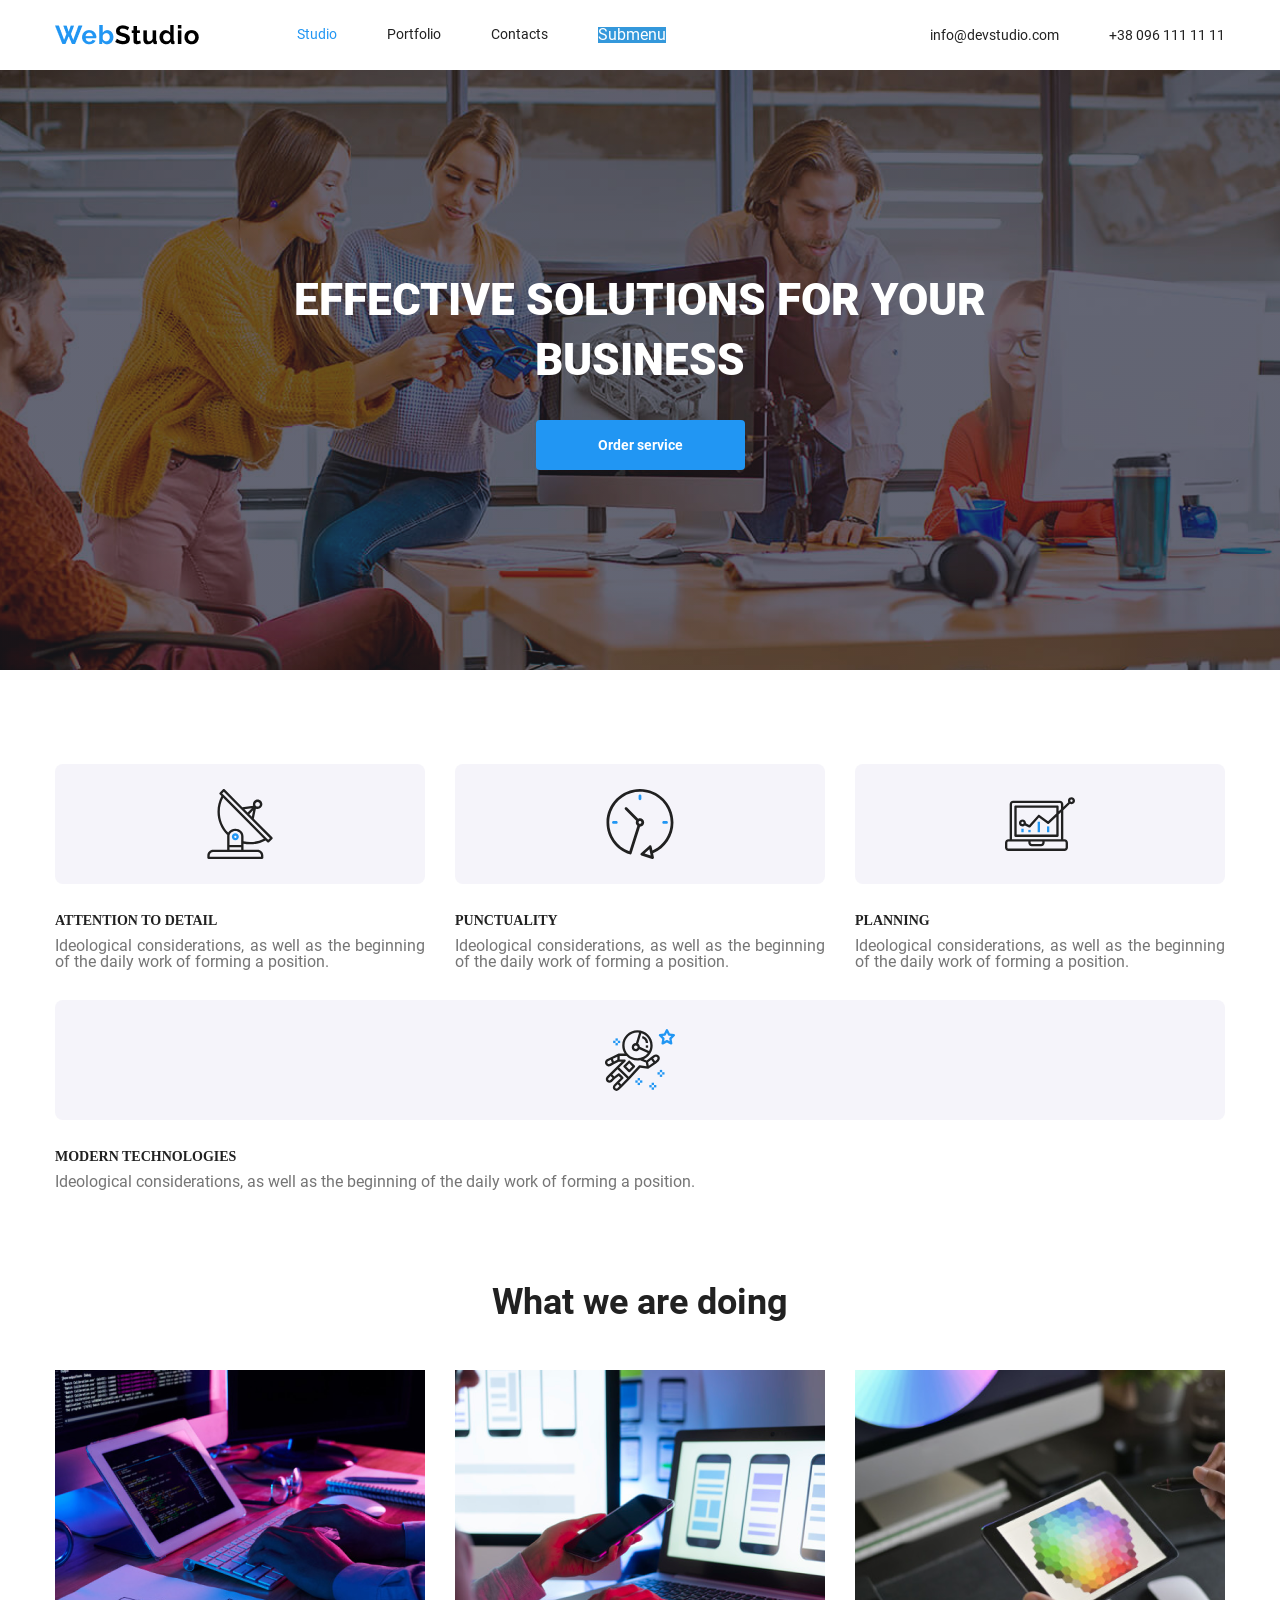
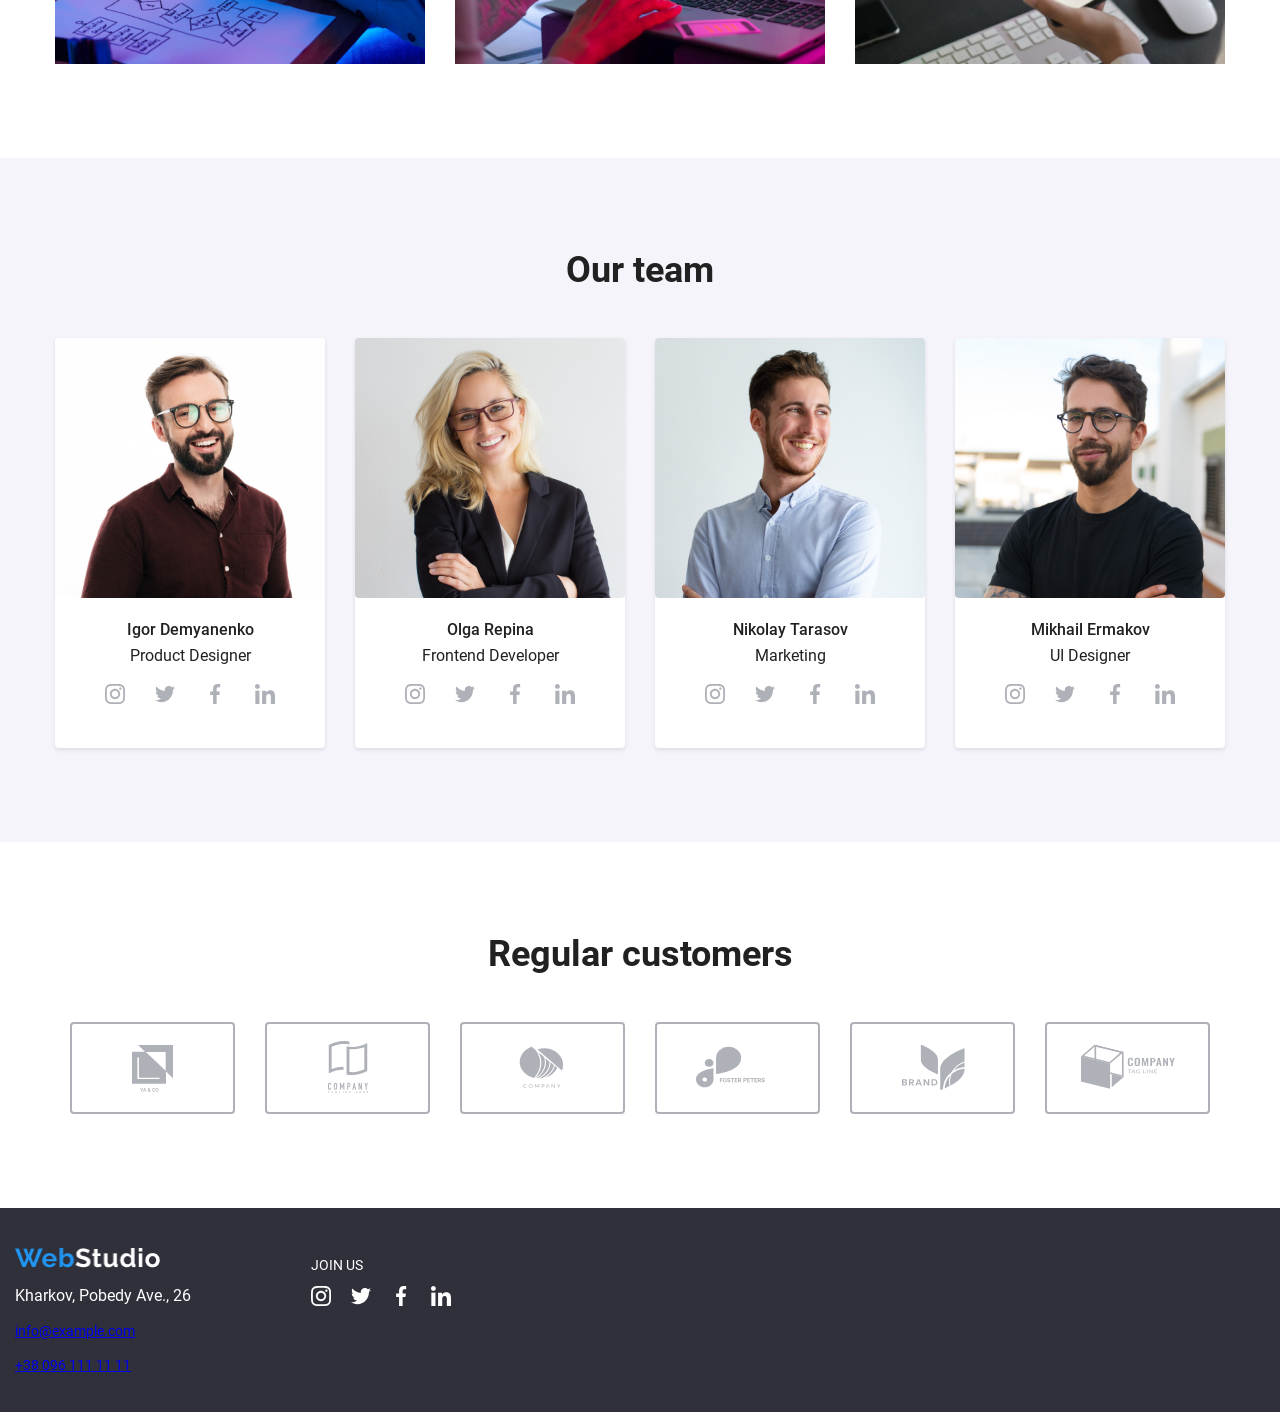
<file: index.html>
<!DOCTYPE html>
<html lang="en">

<head>
    <meta charset="UTF-8">
    <meta name="viewport" content="width=device-width, initial-scale=1.0">
    <link rel="stylesheet" href="css/reset.css">
    <link rel="stylesheet" href="css/styles.css">
    <title>Web Studio site</title>
</head>

<body>
    <header class="header">
        <div class="container header-container">
            <!-- LOGO -->
            <a class="header-logo" href="#">
                <img src="img/logo-header.png" alt="Web Studio" width="144" height="20">
            </a>
            <!-- MENU -->
            <ul class="header-list">
                <li>
                    <a class="active" href="#">Studio</a>
                </li>
                <li>
                    <a href="portfolio.html">Portfolio</a>
                </li>
                <li>
                    <a href="#">Contacts</a>
                </li>
                <li class="menu-item">
                    <a href="#">Submenu</a>
                    <ul class="submenu">
                        <li><a href="#">Submenu item 1</a></li>
                        <li><a href="#">Submenu item 2</a></li>
                        <li><a href="#">Submenu item 3</a></li>
                        <li class="submenu-item-4">
                            <a href="#">Hover</a>
                            <ul class="submenu-left">
                                <li><a href="#">Item</a></li>
                            </ul>
                        </li>
                    </ul>
                </li>
            </ul>
            <!-- CONTACTS -->
            <div class="header-contacts">
                <a href="mailto:info@devstudio.com">info@devstudio.com</a>
                <a href="tel:+380961111111">+38 096 111 11 11</a>
            </div>
            <!--Burger-->
            <div class="header-burger">
                <span></span>
            </div>
        </div>
    </header>

    <main>
        <!-- HERO -->
        <section class="hero">
            <div class="container hero-container">
                <h1 class="hero-title">Effective solutions for your business</h1>
                <a class="hero-btn btn" href="#">Order service</a>
            </div>
        </section>

        <!-- ABOUT -->
        <section class="about">
            <div class="container">
                <div class="about-cards">
                    <div class="about-card">
                        <h2 class="about-card-title">Attention to detail</h2>
                        <p class="about-card-desc">Ideological considerations, as well as the beginning of the daily
                            work of forming
                            a position.</p>
                    </div>
                    <div class="about-card">
                        <h2 class="about-card-title">Punctuality</h2>
                        <p class="about-card-desc">Ideological considerations, as well as the beginning of the daily
                            work of forming
                            a position.</p>
                    </div>
                    <div class="about-card">
                        <h2 class="about-card-title">Planning</h2>
                        <p class="about-card-desc">Ideological considerations, as well as the beginning of the daily
                            work of forming
                            a position.</p>
                    </div>
                    <div class="about-card">
                        <h2 class="about-card-title">Modern technologies</h2>
                        <p class="about-card-desc">Ideological considerations, as well as the beginning of the daily
                            work of forming
                            a position.</p>
                    </div>
                </div>
            </div>
        </section>

        <!--What we are doing-->
        <section class="activities">
            <div class="container">
            <h2 class="do-title title">What we are doing</h2>
            <div class="activity-images">
                <div class="do-card"><img class="do-card-img" src="img/img1.png" alt="img1"></div>
                <div class="do-card"><img class="do-card-img" src="img/img2.png" alt="img2"></div>
                <div class="do-card"><img class="do-card-img" src="img/img3.png"  alt="img3"></div>
                </div>
            </div>
        </section>

            <!--Our team--> 
        <section class="team">
            <div class="container">
            <h2 class="team-title title">Our team</h2>
            <div class="team-members">
                <div class="member">
                    <img src="img/team1.png" alt="team1"> <div>
                    <h4>Igor Demyanenko</h4>
                    <p>Product Designer</p> 
                        <ul class="team-icons">
                            <li>
                                <a class="instagram" href="https://instagram.com" target="_blank">
                                    <svg class="team-icn">
                                        <use href="img/sprites.svg#instagram-team1"></use>
                                    </svg>
                                </a>
                            </li>
                            <li>
                                <a class="twitter" href="https://twitter.com" target="_blank">
                                    <svg class="team-icn">
                                        <use href="img/sprites.svg#twiter-team2"></use>
                                    </svg>
                                </a>
                            </li>
                            <li>
                                <a class="facebook" href="https://facebook.com" target="_blank">
                                    <svg class="team-icn">
                                        <use href="img/sprites.svg#facebook-team3"></use>
                                    </svg>
                                </a>
                            </li>
                            <li>
                                <a class="linkedin" href="https://linkedin.com" target="_blank">
                                    <svg class="team-icn">
                                        <use href="img/sprites.svg#linkedin-team4"></use>
                                    </svg>
                                </a>
                            </li>
                        </ul>
                </div>
                </div>
                <div class="member">
                    <img src="img/team2.png" alt="team2">
                    <div>
                    <h4>Olga Repina</h4>
                    <p>Frontend Developer</p> 
                <ul class="team-icons">
                    <li>
                        <a class="instagram" href="https://instagram.com" target="_blank">
                            <svg class="team-icn">
                                <use href="img/sprites.svg#instagram-team1"></use>
                            </svg>
                        </a>
                    </li>
                    <li>
                        <a class="twitter" href="https://twitter.com" target="_blank">
                            <svg class="team-icn">
                                <use href="img/sprites.svg#twiter-team2"></use>
                            </svg>
                        </a>
                    </li>
                    <li>
                        <a class="facebook" href="https://facebook.com" target="_blank">
                            <svg class="team-icn">
                                <use href="img/sprites.svg#facebook-team3"></use>
                            </svg>
                        </a>
                    </li>
                    <li>
                        <a class="linkedin" href="https://linkedin.com" target="_blank">
                            <svg class="team-icn">
                                <use href="img/sprites.svg#linkedin-team4"></use>
                            </svg>
                        </a>
                    </li>
                </ul>
            </div>
                </div>
                <div class="member">
                    <img src="img/team3.png" alt="team3"> <div>
                    <h4>Nikolay Tarasov</h4>
                    <p>Marketing</p> 
                <ul class="team-icons">
                    <li>
                        <a class="instagram" href="https://instagram.com" target="_blank">
                            <svg class="team-icn">
                                <use href="img/sprites.svg#instagram-team1"></use>
                            </svg>
                        </a>
                    </li>
                    <li>
                        <a class="twitter" href="https://twitter.com" target="_blank">
                            <svg class="team-icn">
                                <use href="img/sprites.svg#twiter-team2"></use>
                            </svg>
                        </a>
                    </li>
                    <li>
                        <a class="facebook" href="https://facebook.com" target="_blank">
                            <svg class="team-icn">
                                <use href="img/sprites.svg#facebook-team3"></use>
                            </svg>
                        </a>
                    </li>
                    <li>
                        <a class="linkedin" href="https://linkedin.com" target="_blank">
                            <svg class="team-icn">
                                <use href="img/sprites.svg#linkedin-team4"></use>
                            </svg>
                        </a>
                    </li>
                </ul>
            </div>
                </div>
                <div class="member">
                    <img src="img/team4.png" alt="team4"> <div>
                    <h4>Mikhail Ermakov</h4>
                    <p>UI Designer</p> 
                <ul class="team-icons">
                    <li>
                        <a class="instagram" href="https://instagram.com" target="_blank">
                            <svg class="team-icn">
                                <use href="img/sprites.svg#instagram-team1"></use>
                            </svg>
                        </a>
                    </li>
                    <li>
                        <a class="twitter" href="https://twitter.com" target="_blank">
                            <svg class="team-icn">
                                <use href="img/sprites.svg#twiter-team2"></use>
                            </svg>
                        </a>
                    </li>
                    <li>
                        <a class="facebook" href="https://facebook.com" target="_blank">
                            <svg class="team-icn">
                                <use href="img/sprites.svg#facebook-team3"></use>
                            </svg>
                        </a>
                    </li>
                    <li>
                        <a class="linkedin" href="https://linkedin.com" target="_blank">
                            <svg class="team-icn">
                                <use href="img/sprites.svg#linkedin-team4"></use>
                            </svg>
                        </a>
                    </li>
                </ul>
            </div>
                </div>
            </div>
            </div>
        </section>

        <!--Our customers-->
        <section class="customers">
            <div class="container-customers">
                <h2 class="customers-title title">Regular customers</h2>
                <div class="icons">
                <div class="icon"><svg class="customer-icn"><use href="img/sprites.svg#customer1"></use>
                </svg> </div>
                <div class="icon"><svg class="customer-icn"><use href="img/sprites.svg#customer2"></use>
                </svg> </div>
                <div class="icon"><svg class="customer-icn"><use href="img/sprites.svg#customer3"></use>
                </svg> </div>
                <div class="icon"><svg class="customer-icn"><use href="img/sprites.svg#customer4"></use>
                </svg> </div>
                <div class="icon"><svg class="customer-icn"><use href="img/sprites.svg#customer5"></use>
                </svg> </div>
                <div class="icon"><svg class="customer-icn"><use href="img/sprites.svg#customer6"></use>
                </svg> </div>
                </div>
            </div>
        </section>

    </main>
</body>
<!--footer-->
<footer>
    <div class="footer-container container">
    <div class="footer-content-container">
        <img src="img/logo-footer.png" alt="logo-footer">
        <p>Kharkov, Pobedy Ave., 26</p>
        <a href="mailto:info@example.com">info@example.com</a>
        <a href="tel:+380961111111">+38 096 111 11 11</a>
    </div>
    <div class="svg-footer">
        <h2 class="icon-title"> JOIN US </h2>
        <ul class="footer-icons">
            <li>
                <a class="instagram" href="https://instagram.com" target="_blank">
                    <svg class="footer-icn">
                        <use href="img/sprites.svg#instagram-team1"></use>
                    </svg>
                </a>
            </li>
            <li>
                <a class="twitter" href="https://twitter.com" target="_blank">
                    <svg class="footer-icn">
                        <use href="img/sprites.svg#twiter-team2"></use>
                    </svg>
                </a>
            </li>
            <li>
                <a class="facebook" href="https://facebook.com" target="_blank">
                    <svg class="footer-icn">
                        <use href="img/sprites.svg#facebook-team3"></use>
                    </svg>
                </a>
            </li>
            <li>
                <a class="linkedin" href="https://linkedin.com" target="_blank">
                    <svg class="footer-icn">
                        <use href="img/sprites.svg#linkedin-team4"></use>
                    </svg>
                </a>
            </li>
        </ul>
    </div>
    </div>
</footer>
</html>
</file>
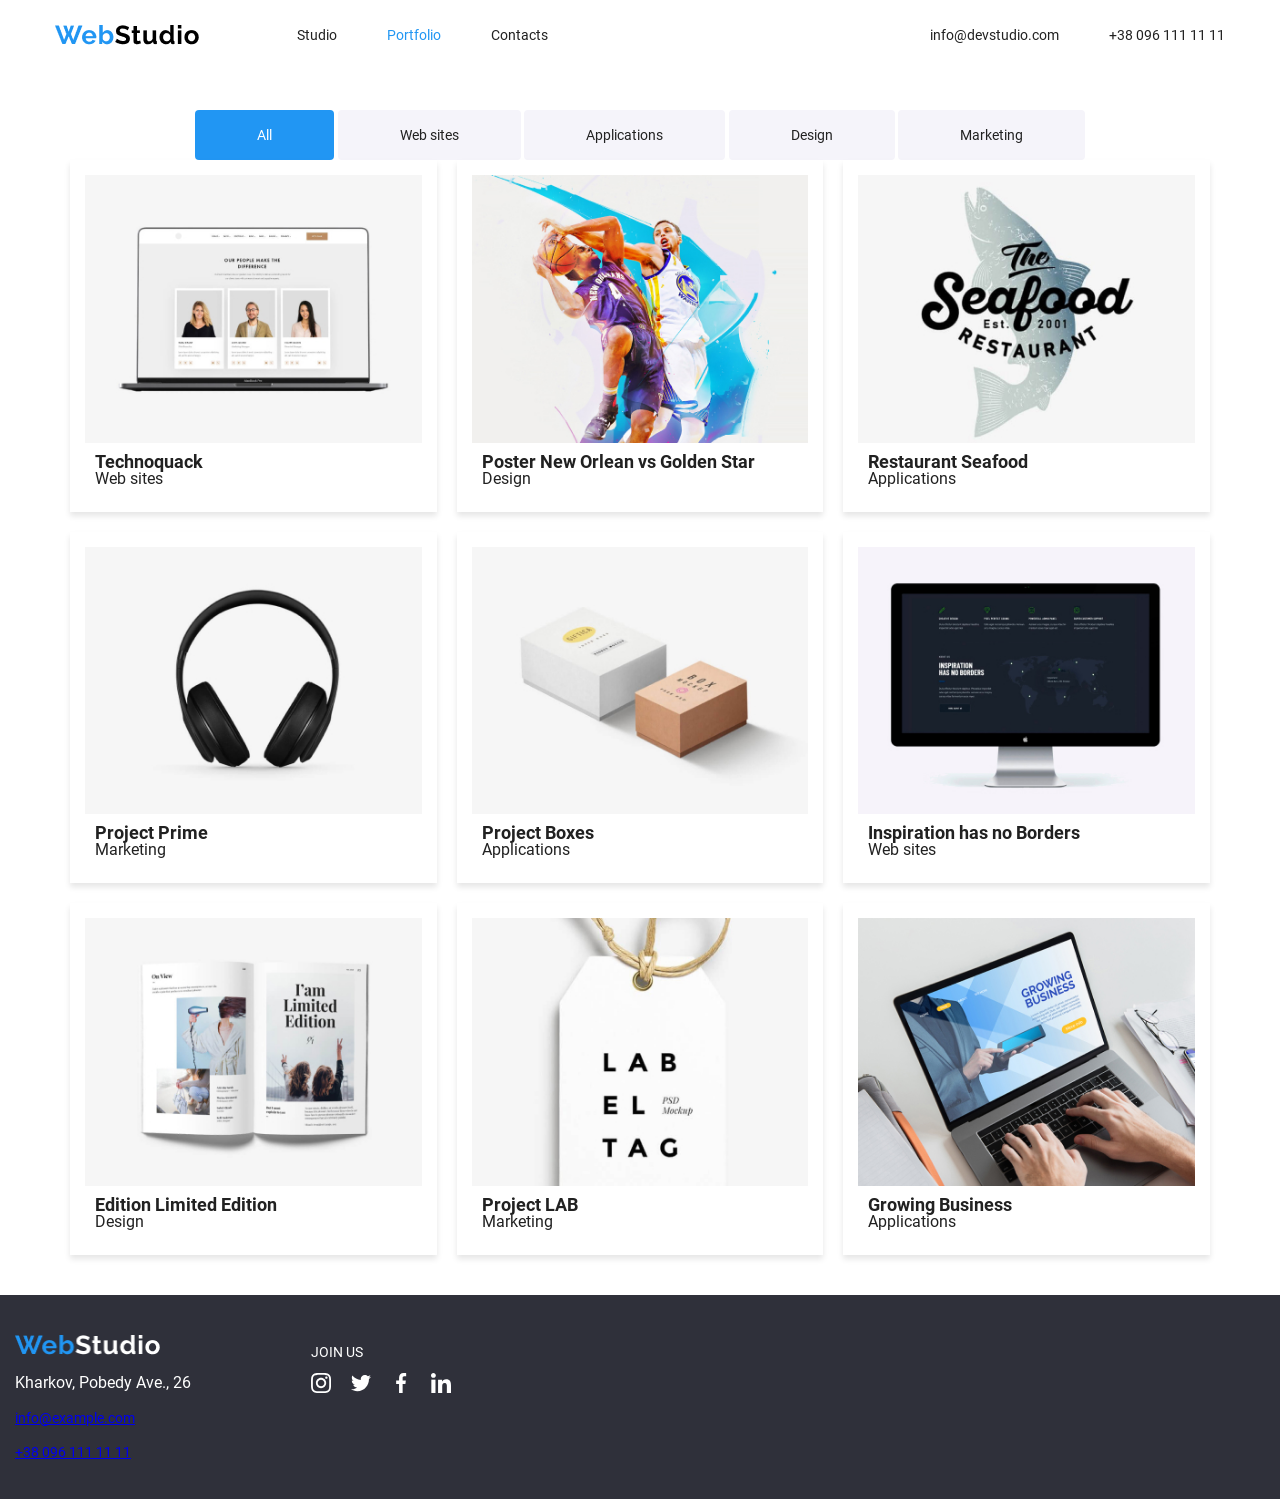
<file: portfolio.html>
<!DOCTYPE html>
<html lang="en">
<head>
    <meta charset="UTF-8">
    <meta name="viewport" content="width=device-width, initial-scale=1.0">
    <link rel="stylesheet" href="css/reset.css">
    <link rel="stylesheet" href="css/styles.css">
    <title>webstudio-2</title>
</head>
<body>
    <header class="header">
        <div class="container header-container">
            <!-- LOGO -->
            <a class="header-logo" href="#">
                <img src="img/logo-header.png" alt="Web Studio" width="144" height="20">
            </a>
            <!-- MENU -->
            <ul class="header-list">
                <li>
                    <a href="index.html">Studio</a>
                </li>
                <li>
                    <a class="active" href="#">Portfolio</a>
                </li>
                <li>
                    <a href="#">Contacts</a>
                </li>
            </ul>
            <!-- CONTACTS -->
            <div class="header-contacts">
                <a href="mailto:info@devstudio.com">info@devstudio.com</a>
                <a href="tel:+380961111111">+38 096 111 11 11</a>
            </div>
            <!--Burger-->
            <div class="header-burger">
                <span></span>
            </div>
        </div>
    </header>

<main>
<div class="main-portfolio">
    <!--buttons-->
    <div class="menu-container">
        <a class="menu-btn all" href="#">All</a>
        <a class="menu-btn" href="#">Web sites</a>
        <a class="menu-btn" href="#">Applications</a>
        <a class="menu-btn" href="#">Design</a>
        <a class="menu-btn" href="#">Marketing</a>
    </div>


    <!--CARDS-->
    <div class="portfolio-container">
    <div class="cards">
        <div class="card">
            <div class="portfolio-img">
            <img src="img/portfolio1.jpg" alt="portfolio1">
        <h1 class="cards-title">The resource offers comprehensive offers with different levels of functionality and services. All this will allow the
        visitor to obtain useful information about the company or individual.</h1>
        </div>
            <div class="card-text">
            <h4>Technoquack</h4>
            <p>Web sites</p>
            </div>
        </div>
        <div class="card">
            <div class="portfolio-img">
            <img src="img/portfolio2.jpg" alt="portfolio2">
        <h1 class="cards-title">The resource offers comprehensive offers with different levels of functionality and services. All this will allow the
        visitor to obtain useful information about the company or individual.</h1></div>
            <div class="card-text">
            <h4>Poster New Orlean vs Golden Star</h4>
            <p>Design</p>
            </div>
        </div>
        <div class="card">
            <div class="portfolio-img">
            <img src="img/portfolio3.jpg" alt="portfolio3"><h1 class="cards-title">The resource offers comprehensive offers with different levels of functionality and services. All this will allow the
            visitor to obtain useful information about the company or individual.</h1></div>
            <div class="card-text">
            <h4>Restaurant Seafood</h4>
            <p>Applications</p>
            </div>
        </div>
        <div class="card">
            <div class="portfolio-img">
            <img src="img/portfolio4.jpg" alt="portfolio4"><h1 class="cards-title">The resource offers comprehensive offers with different levels of functionality and services. All this will allow the
            visitor to obtain useful information about the company or individual.</h1></div>
            <div class="card-text">
            <h4>Project Prime</h4>
            <p>Marketing</p></div>
        </div>
        <div class="card">
            <div class="portfolio-img">
            <img src="img/portfolio5.jpg" alt="portfolio5"><h1 class="cards-title">The resource offers comprehensive offers with different levels of functionality and services. All this will allow the
            visitor to obtain useful information about the company or individual.</h1></div>
            <div class="card-text">
            <h4>Project Boxes</h4>
            <p>Applications</p></div>
        </div>
        <div class="card">
            <div class="portfolio-img">
            <img src="img/portfolio6.jpg" alt="portfolio6"><h1 class="cards-title">The resource offers comprehensive offers with different levels of functionality and services. All this will allow the
            visitor to obtain useful information about the company or individual.</h1></div>
            <div class="card-text">
            <h4>Inspiration has no Borders</h4>
            <p>Web sites</p></div>
        </div>
        <div class="card">
            <div class="portfolio-img">
            <img src="img/portfolio7.jpg" alt="portfolio7"><h1 class="cards-title">The resource offers comprehensive offers with different levels of functionality and services. All this will allow the
            visitor to obtain useful information about the company or individual.</h1></div>
            <div class="card-text">
            <h4>Edition Limited Edition</h4>
            <p>Design</p></div>
        </div>
        <div class="card">
            <div class="portfolio-img">
            <img src="img/portfolio8.jpg" alt="portfolio8"><h1 class="cards-title">The resource offers comprehensive offers with different levels of functionality and services. All this will allow the
            visitor to obtain useful information about the company or individual.</h1></div>
            <div class="card-text">
            <h4>Project LAB</h4>
            <p>Marketing</p></div>
        </div>
        <div class="card">
            <div class="portfolio-img">
            <img src="img/portfolio9.jpg" alt="portfolio9"><h1 class="cards-title">The resource offers comprehensive offers with different levels of functionality and services. All this will allow the
            visitor to obtain useful information about the company or individual.</h1></div>
            <div class="card-text">
            <h4>Growing Business</h4>
            <p>Applications</p></div>
        </div>
        </div>
    </div>
</div>
    </main>
    
</body>
<!--footer-->
<footer>
    <div class="footer-container container">
        <div class="footer-content-container">
            <img src="img/logo-footer.png" alt="logo-footer">
            <p>Kharkov, Pobedy Ave., 26</p>
            <a href="mailto:info@example.com">info@example.com</a>
            <a href="tel:+380961111111">+38 096 111 11 11</a>
        </div>
        <div class="svg-footer">
            <h2 class="icon-title"> JOIN US </h2>
            <ul class="footer-icons">
                <li>
                    <a class="instagram" href="https://instagram.com" target="_blank">
                        <svg class="footer-icn">
                            <use href="img/sprites.svg#instagram-team1"></use>
                        </svg>
                    </a>
                </li>
                <li>
                    <a class="twitter" href="https://twitter.com" target="_blank">
                        <svg class="footer-icn">
                            <use href="img/sprites.svg#twiter-team2"></use>
                        </svg>
                    </a>
                </li>
                <li>
                    <a class="facebook" href="https://facebook.com" target="_blank">
                        <svg class="footer-icn">
                            <use href="img/sprites.svg#facebook-team3"></use>
                        </svg>
                    </a>
                </li>
                <li>
                    <a class="linkedin" href="https://linkedin.com" target="_blank">
                        <svg class="footer-icn">
                            <use href="img/sprites.svg#linkedin-team4"></use>
                        </svg>
                    </a>
                </li>
            </ul>
        </div>
    </div>
</footer>
</html>
</file>
<file: css/styles.css>
@import url('reset.css');

/* GLOBAL CLASSES */
body {
    color: #212121;
    font-size: 14px;
}

.container {
    max-width: 1200px;
    margin: 0 auto;
    padding: 0 15px;
}

.btn {
    display: inline-block;
    padding: 18px 62px;
    text-decoration: none;
    color: #fff;
    background: #2196F3;
    border-radius: 4px;
    cursor: pointer;
    border: 0;
}

/* HEADER */
.header {
    padding: 25px 0;
    font-family: 'Roboto';
    font-weight: 500;
}

.header a {
    text-decoration: none;
    color: #212121;
}

.header a:hover {
    color: #2196F3;
}

.header a.active {
    color: #2196F3;
}

.header-container {
    display: flex;
    align-items: center;
}

.header-logo {
    margin-right: 98px;
}

.header-list {
    display: flex;
    gap: 50px;
}

.header-contacts {
    margin-left: auto;
    display: flex;
    gap: 50px;
}

.header-burger {
    display: none;
}

.menu-item {
    position: relative;
}

.menu-item > a {
    display: block;
    background-color: #3498db;
    color: white;
    font-size: 16px;
}

.submenu {
    display: none;
    position: absolute;
    top: 100%;
    left: 0;
    background-color: #f1f1f1;
    list-style-type: none;
    padding: 10px 0;
    margin: 0;
    min-width: 160px;
    box-shadow: 0px 8px 16px rgba(0, 0, 0, 0.2);
}

.submenu li a {
    display: block;
    padding: 10px 20px;
    color: #333;
    text-decoration: none;
}

.submenu li a:hover {
    background-color: #ddd;
}

.menu-item:hover .submenu {
    display: block;
}

.submenu-item-4 {
    position: relative;
}

.submenu-item-4:hover .submenu-left {
    display: block;
}

.submenu-left {
    display: none;
    position: absolute;
    top: 0;
    left: -160px;
    background-color: #f1f1f1;
    list-style-type: none;
    padding: 10px 1;
    min-width: 160px;
    box-shadow: 0px 8px 16px rgba(0, 0, 0, 0.2);
}

.submenu-left li a {
    display: block;
    padding: 10px 20px;
    color: #333;
    text-decoration: none;
}


/* HERO */

.hero {
    height: 600px;
    background: linear-gradient(rgba(47, 48, 58, .4), rgba(47, 48, 58, .4)), url(../img/background.png) no-repeat center/cover;
    color: #fff;
    display: flex;
    align-items: center;
}

.hero-container {
    text-align: center;
}

.hero-title {
    font-family: 'Roboto';
    font-weight: 900;
    font-size: 44px;
    font-weight: 900;
    line-height: 60px;
    text-transform: uppercase;
    max-width: 700px;
    margin-bottom: 30px;
}

.hero-btn {
    font-family: 'Roboto';
    font-weight: 700;
}
/* ABOUT */
.about {
    padding: 94px 0;
}

.about-cards {
    display: flex;
    gap: 30px;
    flex-wrap: wrap;
}

.about-card-title {
    font-weight: 700;
    margin-bottom: 10px;
    text-transform: uppercase;
}

.about-card-desc {
    color: #757575;
    text-align: justify;
}

.about-card {
    flex: 1 1 25%;
    position: relative;
    padding-top: 150px;
}

.about-card::before {
    content: '';
    position: absolute;
    inset: 0;
    height: 120px;
    border-radius: 8px;
    margin-bottom: 20px;
    background: #F5F4FA url(../img/antenna\ 1.svg) no-repeat 50% / 70px 70px;
}

.about-card:nth-child(2)::before {
    background-image: url(../img/clock\ 1.svg);
}

.about-card:nth-child(3)::before {
    background-image: url(../img/diagram\ 1.svg)
}

.about-card:nth-child(4)::before {
    background-image: url(../img/astronaut\ 1.svg);
}

/* What we are doing section */
.activities {
    padding: 0 0 94px;
}

.do-title {
    margin-bottom: 50px;
    text-align: center;
    font-family: 'Roboto';
    font-weight: 700;
    font-size: 36px;
}

.activity-images {
    display: flex;
    gap: 30px;
}

.do-card {
flex: 1 1 30%;
}

.do-card-img {
max-width: 100%;
height: 294px;
object-fit: cover;
}

/* Our team section */
.team {
    background-color: #F5F4FA;
    padding: 94px 0;
}

.team-title {
    margin-bottom: 50px;
    text-align: center;
    font-family: 'Roboto';
    font-weight: 700;
    font-size: 36px;
}

.team-members {
    display: flex;
    gap: 30px;
}

.member div {
    padding: 24px;
}

.member {
    text-align: center;
    background-color: #fff;
    box-shadow: 0 2px 4px rgba(0, 0, 0, 0.1);
    flex: 1 1 20%;
    gap: 20px;
    border-radius: 4px;
}

.member img {
    max-width: 100%;
    height: 260px;
    object-fit: cover;
    border-radius: 4px;
}

.member h4 {
    font-family: 'Roboto';
    font-weight: 500;
    font-size: 16px;
    margin: 0 0 18;
}

.member p {
    font-family: 'Roboto';
    font-weight: 400;
    font-size: 16px;
    padding-top: 10px;
    }

.team-icons {
    display: flex;
    gap: 30px;
    margin: 20px;
    justify-content: center;
}

.team-icn {
    display: block;
    max-width: 20px;
    height: 20px;
    fill: #AFB1B8;
    transition: all .3s linear;
}

.team-icn:hover {
    fill: rgb(131, 131, 236);
}


/*customers*/
.customers{
    padding: 0 0 94px;
}

.container-customers {
    margin: 0 auto;
    padding: 0 15px;
    max-width: 1170px;
    justify-content: center;
    
}

.icons {
    gap: 30px;
    display: flex;
}

.icon {
    border: 2px solid #AFB1B8;
    height: 92px;
    flex: 1 1 15%;
    display: flex;
    justify-content: center;
    align-items: center;
    border-radius: 4px;
    transition: all .3s linear;
}

.customer-icn{
    fill: #AFB1B8;
    max-width: 106px;
    height: 60px;
    transition: all .3s linear;
}

.customer-icn:hover {
    fill: rgb(131, 131, 236);
}

.icon:hover {
    border-color: rgb(131, 131, 236);
}

.customers-title {
    margin-bottom: 50px;
    margin-top: 94px;
    text-align: center;
    font-family: 'Roboto';
    font-weight: 700;
    font-size: 36px;
}


/*
.icon{
    flex: 1 1 15%;
    height: 92px;
    background: url(../img/customer1.svg) no-repeat 50% / 106px 60px;
    border: 1px solid #AFB1B8;
    border-radius: 8px;
}

.icon:nth-child(2) {
    background: url(../img/customer2.svg) no-repeat 50% / 106px 60px;
}

.icon:nth-child(3) {
    background: url(../img/customer3.svg) no-repeat 50%;
}
.icon:nth-child(4) {
    background: url(../img/customer4.svg) no-repeat 50%;
}

.icon:nth-child(5) {
    background: url(../img/customer5.svg) no-repeat 50%;
}

.icon:nth-child(6) {
    background: url(../img/customer6.svg) no-repeat 50%;
}

.customers-title {
    margin-bottom: 50px;
    margin-top: 94px;
    text-align: center;
    font-family: 'Roboto';
    font-weight: 700;
    font-size: 36px;
}
*/
/* Footer */
footer {
    background-color: #2F303A ;
    color: #FFFFFF;
    padding: 40px 0;
}

.footer-container {
    display: flex;
    max-width: 100%;
    gap: 50px;
}

.footer-content-container {
    display: flex;
    flex-flow: column;
    gap: 20px;
    text-align: center;
}

.svg-footer {
    padding: 10px 70px;
}

.footer-icons {
    display: flex;
    gap: 20px;
    text-align: center;
}

.footer-icn {
    display: block;
    max-width: 20px;
    height: 20px;
    fill: white;
    transition: all .3s linear;
}

.footer-icn:hover {
    fill: rgb(26, 99, 55);
}

.icon-title {
    font-family: 'Roboto';
    font-weight: 400;
    font-size: 14px;
    margin-bottom: 14px;
}

a {
    align-self: flex-start;
}

img {
    max-width: 145px;
}

a, p {
    font-family: 'Roboto';
    font-weight: 400;
    font-size: 14px;
    gap: 20px;
}


/*second page*/

.main-portfolio {
    max-width: 1170px;
    margin: 40px auto;
    padding: 0 15px;
}

.menu-container {
    text-align: center;
}

.menu-btn {
    display: inline-block;
    padding: 18px 62px;
    text-decoration: none;
    color: #212121;
    background: #F5F4FA;
    border-radius: 4px;
    cursor: pointer;
    border: 0;
}

.all {
    display: inline-block;
    padding: 18px 62px;
    text-decoration: none;
    color: #fff;
    background: #2196F3;
    border-radius: 4px;
    cursor: pointer;
    border: 0;
}

/*portfolio cards*/

.cards {
    display: flex;
    flex-wrap: wrap;
    justify-content: space-between;
    gap: 20px;
}

.card {
    background-color: #fff;
    box-shadow: 0 4px 6px rgba(0, 0, 0, 0.1);
    padding: 15px;
    flex: 1 1 calc(33.333% - 20px);
    box-sizing: border-box;
    position: relative;
}

.portfolio-img img {
    display: block;
    max-width: 100%;
    max-height: 294px;
}

.card-text {
    padding: 10px;
}

h4 {
    font-family: 'Roboto';
    font-weight: 700;
    font-size: 18px;
}

p {
    font-family: 'Roboto';
    font-weight: 400;
    font-size: 16px;
}

.cards-title {
    height: 294px;
    background: rgba(33, 150, 243, 0.898);
    color: white;
    display: flex;
    justify-content: center;
    align-items: center;
    position: absolute;
    top: 0;
    left: 0;
    right: 0;
    opacity: 0;
    font-family: 'Roboto';
    font-weight: 400;
    font-size: 18px;
    padding: 24px;
}

.card:hover .cards-title {
    opacity: 1;
}

@media screen and (max-width: 992px) {
    .title {
        font-style: 28px;
    }

    .header-logo {
        margin-right: 30px;
    }

    .header-list, .header-contacts {
        gap: 20px;
    }

    .hero {
        height: 450px;
    }

    .hero-title {
        font-size: 28px;
    }

    .about {
        padding: 40px 0;
    }

    .about-cards {
        row-gap: 30px;
    }

    .about-card {
        flex-basis: 33.333%;
    }

    .activities {
        padding-bottom: 40px;
    }

    .do-title {
        margin-bottom: 30px;
    }

    .do-card {
        flex: 1 1 45%;
    }

    .do-card-img {
        height: 225px;
    }

    .team {
        padding: 40px 0;
    }

    .team-title {
        margin-bottom: 30px;
    }

    .team-members {
        flex-flow: wrap;
    }

    .member {
        flex: 1 1 45%;
    }
}

@media screen and (max-width: 800px) {

    .header-list,
    .header-contacts {
        display: none;
    }

    .header-burger {
        display: block;
        width: 40px;
        height: 24px;
        margin-left: auto;
        position: relative;
        cursor: pointer;
    }

    .header-burger::before,
    .header-burger::after,
    span {
        content: '';
        position: absolute;
        top: 0;
        left: 0;
        right: 0;
        height: 4px;
        background: #3498db;
    }

    .header-burger::after {
        top: auto;
        bottom: 0;
    }

    span {
        top: 50%;
        transform: translateY(-50%);
    }

    .hero {
        height: 400px;
    }

    .hero-title {
        font-size: 26px;
        margin-bottom: 10px;
        line-height: 42px;
    }

    .member img {
        box-shadow: 0 2px 4px rgba(0, 0, 0, 0.2);
    }

    .customers {
        display: none;
    }
}

@media screen and (max-width: 480px) {

    .about-card {
        flex-basis: 100%;
    }

    .about-card-title {
        text-align: center;
        
    } 

    .activities {
        display: none;
    }

    .customers {
        display: none;
    }

    .hero-title {
        font-size: 28px;
    }

    .footer-container {
        flex-wrap: wrap;
        justify-content: center;
        text-align: center;
        gap: 40px;
    }

    .menu-container {
        text-align: left;
    }

    .menu-btn {
        margin: 15px;
        font-size: 16px;
    }

    .cards {
        flex-flow: wrap;
    }

    .card {
        flex: 1 1 50%;
        margin: 15px 0;
    }

    .portfolio-img img {
        width: 100%;
    }

    .cards-title {
        margin: 15px 0;
    }
}
</file>
